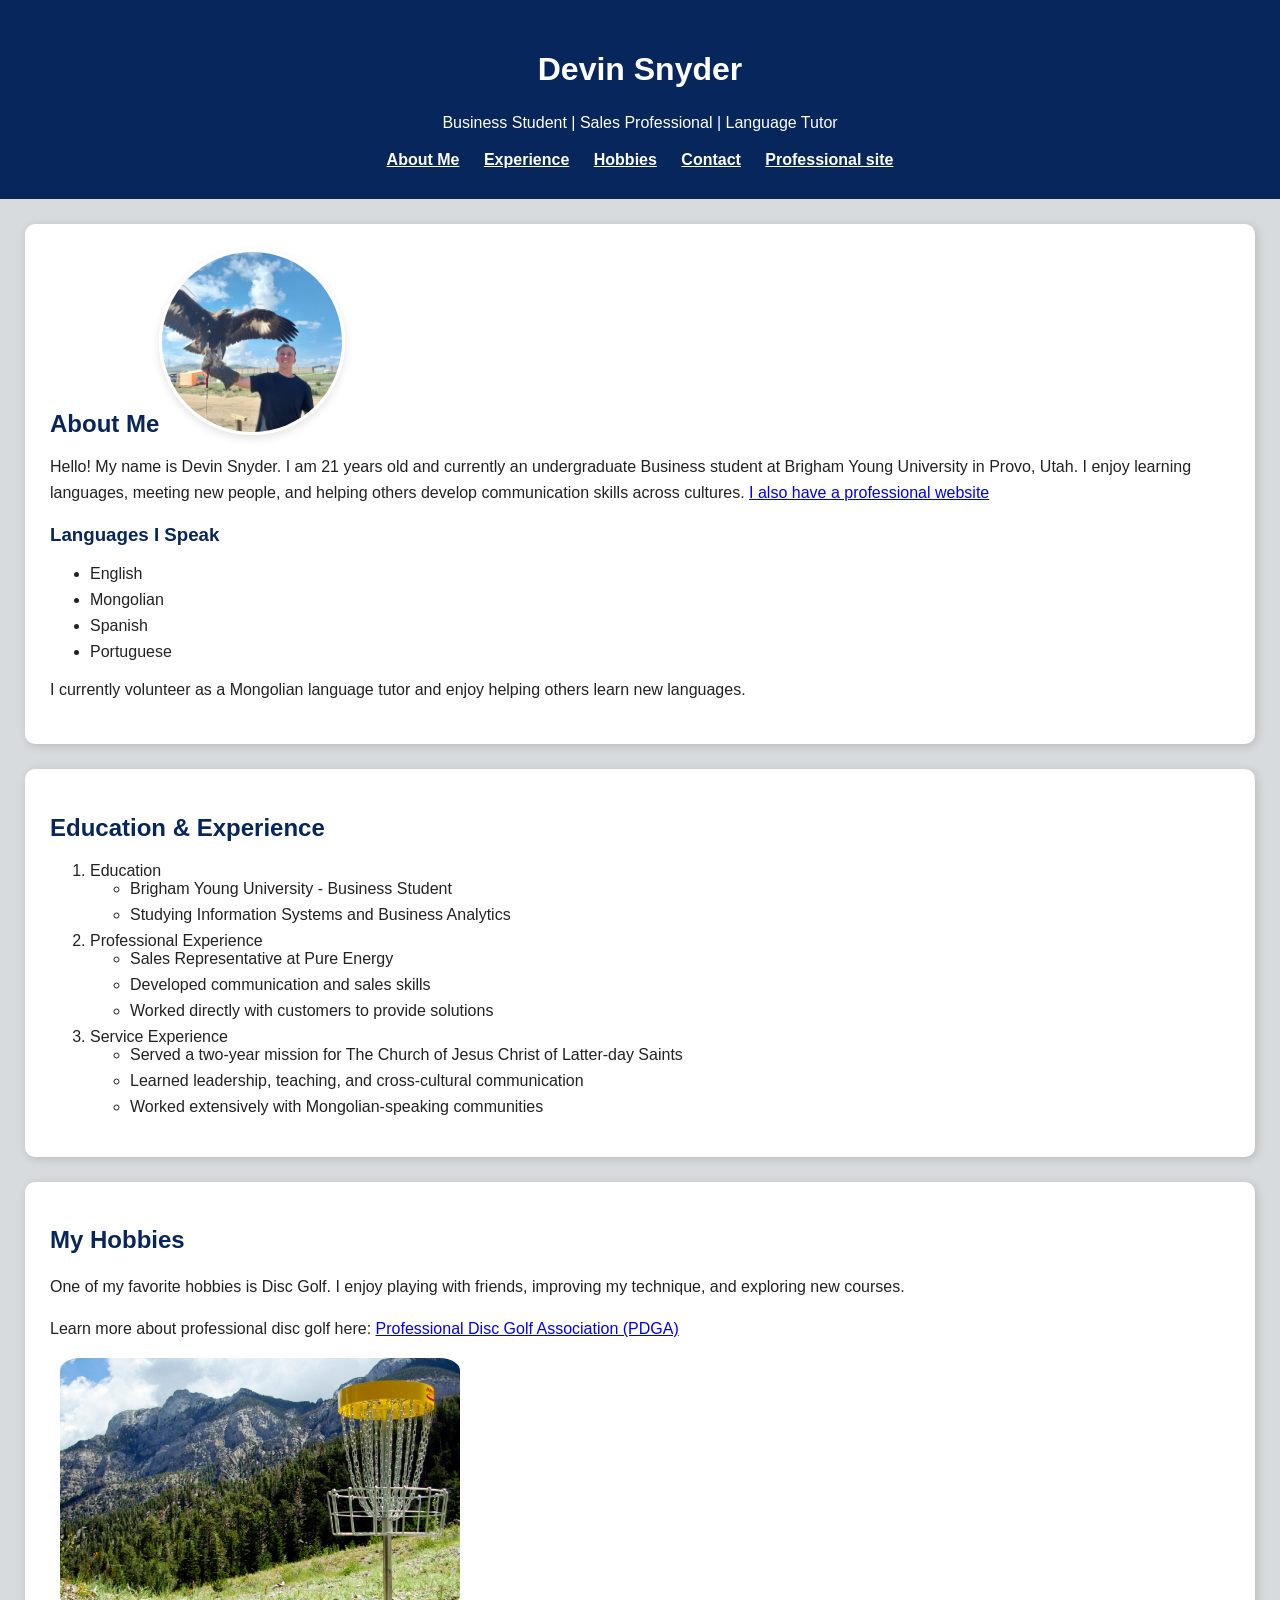
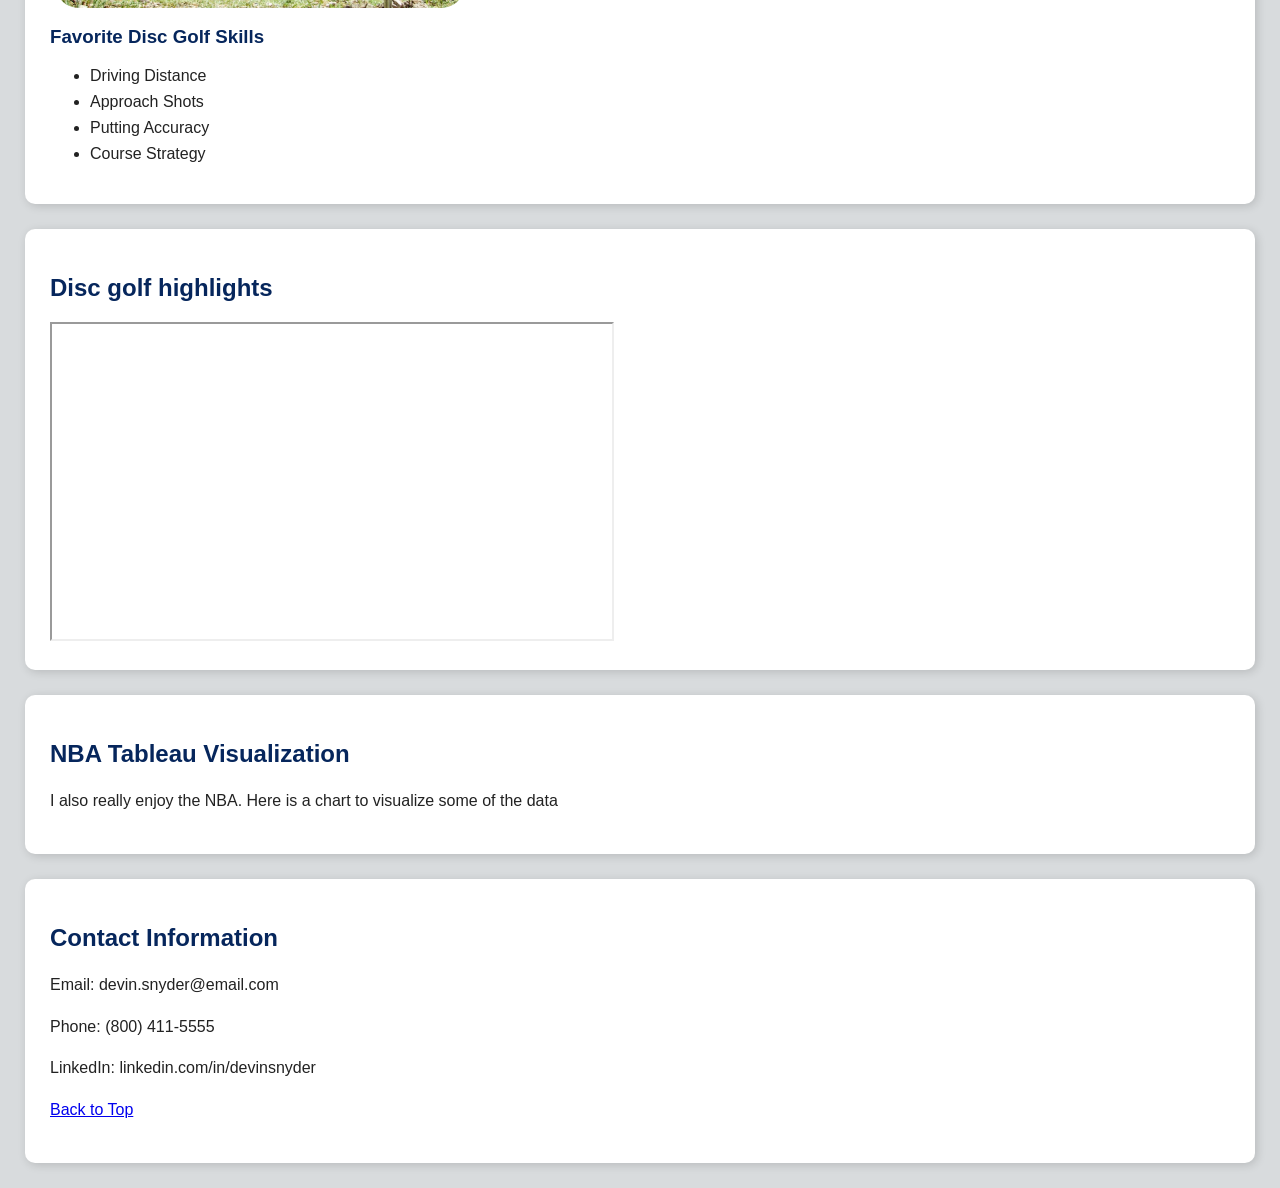
<file: index.html>
<!DOCTYPE html>
<html lang="en">
<head>
    <title>Devin Snyder | Personal Website</title>
    <link rel="stylesheet" href="Scratch.css">
</head>

<body>

    <header>
        <h1>Devin Snyder</h1>
        <p>Business Student | Sales Professional | Language Tutor</p>

        <nav>
            <a href="#about">About Me</a> 
            <a href="#experience">Experience</a> 
            <a href="#hobbies">Hobbies</a> 
            <a href="#contact">Contact</a> 
            <a href="Pirates.html">Professional site</a>
        </nav>
    </header>

    <!-- Div #1 -->
    <div class="section" id="about">
       

      <div class="about-header">
    <h2>About Me</h2>

    <div class="profile-container">
        <img src="Profile.jpeg"
             alt="Devin Snyder"
             class="profile-pic">
    </div>
</div>
    
        <p>
            Hello! My name is Devin Snyder. I am 21 years old and currently an
            undergraduate Business student at Brigham Young University in Provo, Utah.
            I enjoy learning languages, meeting new people, and helping others develop
            communication skills across cultures. 
            <a href="Pirates.html">I also have a professional website</a> 
        </p>
        <h3>Languages I Speak</h3>
<ul> 
    <li> English</li>
    <li> Mongolian</li>
    <li> Spanish</li>
    <li> Portuguese</li>
</ul>
        <p>
            I currently volunteer as a Mongolian language tutor and enjoy helping others learn new languages.
        </p>
    </div>

    <!-- Div #2 -->
    <div class="section" id="experience">
        <h2>Education & Experience</h2>

        <ol>
            <li>
                Education
                <ul>
                    <li>Brigham Young University - Business Student</li>
                    <li>Studying Information Systems and Business Analytics</li>
                </ul>
            </li>

            <li>
                Professional Experience
                <ul>
                    <li>Sales Representative at Pure Energy</li>
                    <li>Developed communication and sales skills</li>
                    <li>Worked directly with customers to provide solutions</li>
                </ul>
            </li>

            <li>
                Service Experience
                <ul>
                    <li>Served a two-year mission for The Church of Jesus Christ of Latter-day Saints</li>
                    <li>Learned leadership, teaching, and cross-cultural communication</li>
                    <li>Worked extensively with Mongolian-speaking communities</li>
                </ul>
            </li>
        </ol>
    </div>

    <!-- Div #3 -->
    <div class="section" id="hobbies">
        <h2>My Hobbies</h2>


        <p>
            One of my favorite hobbies is Disc Golf. I enjoy playing with friends,
            improving my technique, and exploring new courses.
        </p>

        <p>
            Learn more about professional disc golf here:
            <a href="https://www.pdga.com" target="_blank">
                Professional Disc Golf Association (PDGA)
            </a>
        </p>

        <img src="disc-golf hobby.jpg"
             alt="Disc Golf"
             class="hobby-image">

        <h3>Favorite Disc Golf Skills</h3>
        <ul>
            <li>Driving Distance</li>
            <li>Approach Shots</li>
            <li>Putting Accuracy</li>
            <li>Course Strategy</li>
        </ul>
        
    </div>

    <div class="section">
        <h2>Disc golf highlights</h2>

        <iframe width="560"
                height="315"
                src="https://www.youtube.com/embed/F1v3Jv0d6Tg"
                title="YouTube video player"
                allowfullscreen>
        </iframe>
    </div>

    <div class="section">
        <h2>NBA Tableau Visualization</h2>
        <p> I also really enjoy the NBA. Here is a chart to visualize some of the data</p>

        <div class='tableauPlaceholder' id='viz1781564988235' style='position: relative'>
            <noscript><a href='#'><img alt='NBAShots ' src='https:&#47;&#47;public.tableau.com&#47;static&#47;images&#47;QS&#47;QSK9HZF7T&#47;1_rss.png' style='border: none' /></a></noscript>
            <object class='tableauViz'  style='display:none;'>
                <param name='host_url' value='https%3A%2F%2Fpublic.tableau.com%2F' /> 
                <param name='embed_code_version' value='3' /> 
                <param name='path' value='shared&#47;QSK9HZF7T' /> 
                <param name='toolbar' value='yes' />
                <param name='static_image' value='https:&#47;&#47;public.tableau.com&#47;static&#47;images&#47;QS&#47;QSK9HZF7T&#47;1.png' /> 
                <param name='animate_transition' value='yes' />
                <param name='display_static_image' value='yes' />
                <param name='display_spinner' value='yes' />
                <param name='display_overlay' value='yes' />
                <param name='display_count' value='yes' />
                <param name='language' value='en-US' /></object>
            </div>            
               <script type='text/javascript'>                  
                 var divElement = document.getElementById('viz1781564988235');      
                  var vizElement = divElement.getElementsByTagName('object')[0];                    
                  if (divElement.offsetWidth > 800) {
                   vizElement.style.width = '100%';
                vizElement.style.height = '700px';
                    }
                    else if (divElement.offsetWidth > 500) {
                    vizElement.style.width = '100%';
                    vizElement.style.height = '600px';
                        }
                    else {
                     vizElement.style.width = '100%';
                     vizElement.style.height = '500px';
                    }                  
                   var scriptElement = document.createElement('script');                   
                    scriptElement.src = 'https://public.tableau.com/javascripts/api/viz_v1.js';                   
                    vizElement.parentNode.insertBefore(scriptElement, vizElement);                
                    </script>
        </div>

    </div>

    <div class="section" id="contact">
        <h2>Contact Information</h2>

        <p>Email: devin.snyder@email.com</p>
        <p>Phone: (800) 411-5555</p>
        <p>LinkedIn: linkedin.com/in/devinsnyder</p>

        <p>
            <a href="#top">Back to Top</a>
        </p>
    </div>

</body>
</html>
</file>
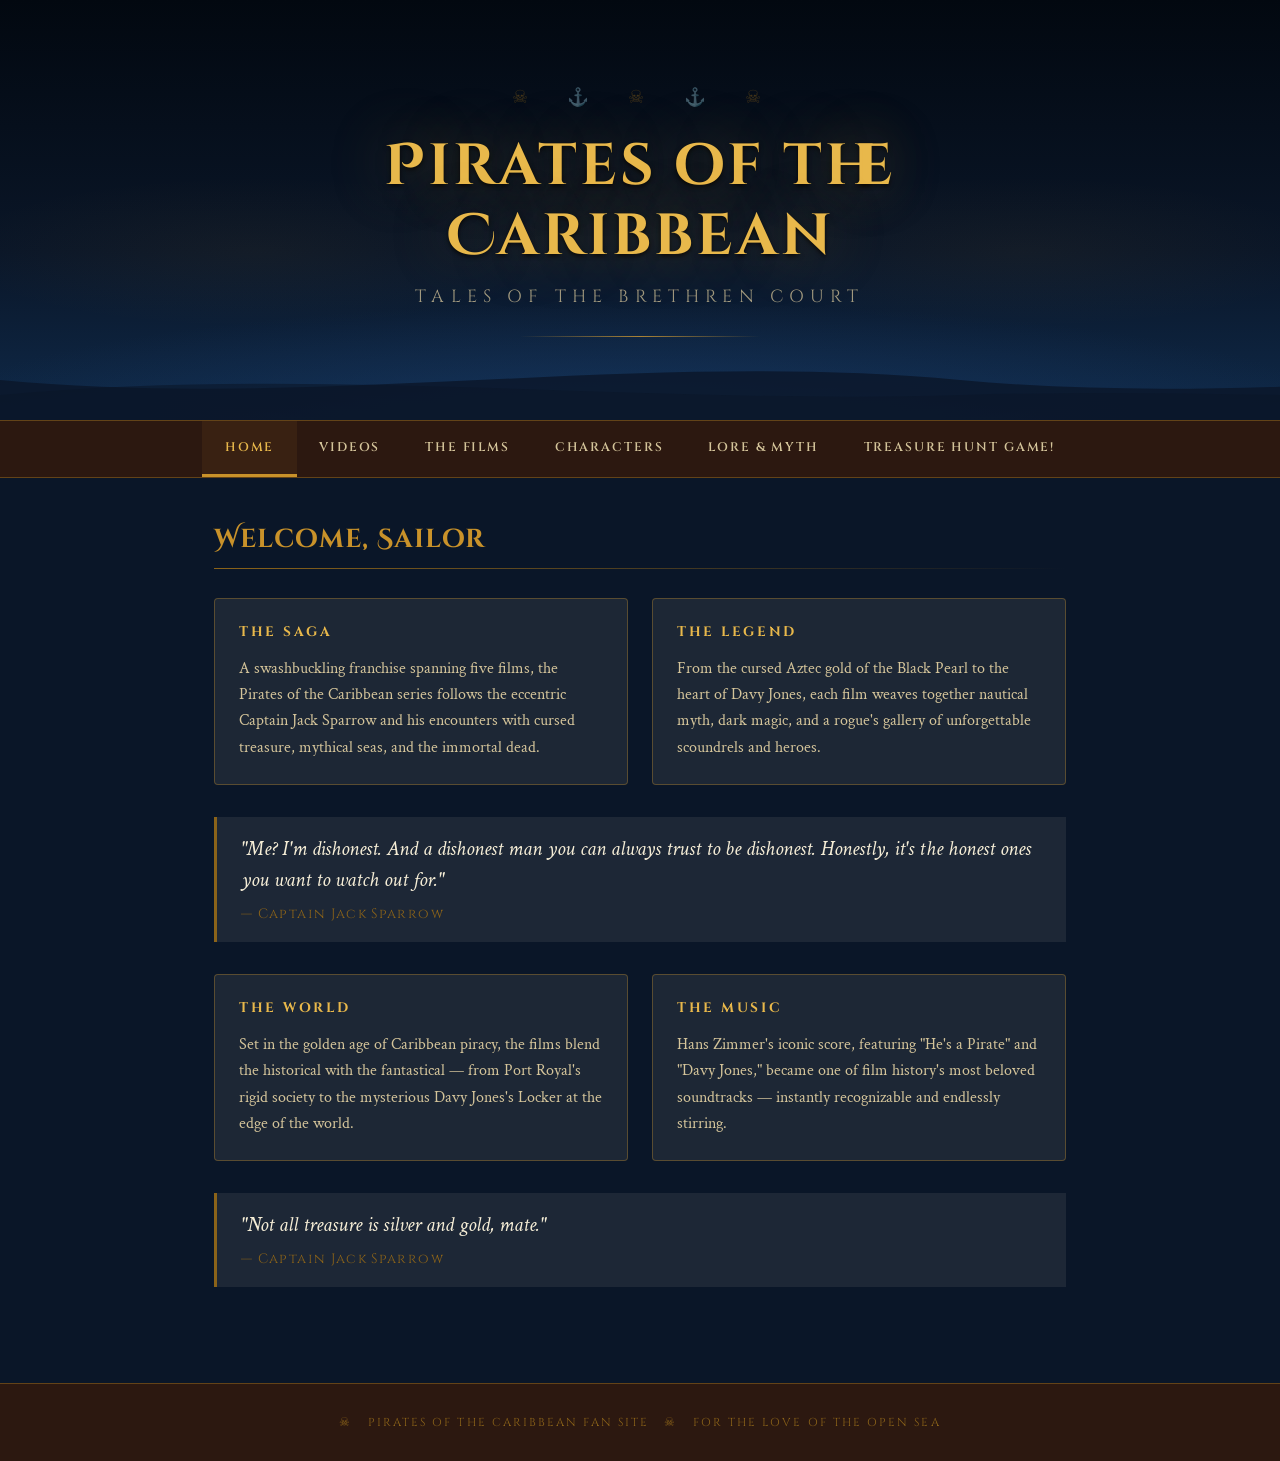
<file: Pirates.html>
<!DOCTYPE html>
<html lang="en">
<head>
<meta charset="UTF-8">
<meta name="viewport" content="width=device-width, initial-scale=1.0">
<title>Pirates of the Caribbean</title>
<link href="https://fonts.googleapis.com/css2?family=Cinzel+Decorative:wght@400;700&family=Cinzel:wght@400;600&family=Crimson+Text:ital,wght@0,400;0,600;1,400&display=swap" rel="stylesheet">
<link rel="stylesheet" href="Pirates.css">
</head>
<body>

<!-- HERO -->
<header class="hero">
  <div class="skull-row">
    <span>☠</span><span>⚓</span><span>☠</span><span>⚓</span><span>☠</span>
  </div>
  <h1 class="hero-title">Pirates of the<br>Caribbean</h1>
  <p class="hero-subtitle">Tales of the Brethren Court</p>
  <div class="hero-divider"></div>
  <div class="ocean-waves">
    <svg viewBox="0 0 1440 80" preserveAspectRatio="none" xmlns="http://www.w3.org/2000/svg">
      <path d="M0,40 C180,70 360,10 540,40 C720,70 900,10 1080,40 C1260,70 1440,10 1440,40 L1440,80 L0,80 Z" fill="#0A1628" opacity="0.8"/>
      <path d="M0,55 C180,25 360,65 540,55 C720,45 900,75 1080,55 C1260,35 1440,65 1440,55 L1440,80 L0,80 Z" fill="#0A1628" opacity="0.6"/>
    </svg>
  </div>
</header>

<!-- NAV -->
<nav class="nav-wrap" role="navigation" aria-label="Site sections">
  <div class="nav-tabs">
    <button class="tab-btn active" data-tab="home">Home</button>
    <button class="tab-btn" data-tab="videos">Videos</button>
    <button class="tab-btn" data-tab="films">The Films</button>
    <button class="tab-btn" data-tab="characters">Characters</button>
    <button class="tab-btn" data-tab="lore">Lore & Myth</button>
    <a class="tab-btn tab-link" href="treasure-hunt.html">Treasure Hunt GAME!</a>
  </div>
</nav>

<!-- CONTENT -->
<main class="content-area">

  <!-- HOME -->
  <section class="tab-panel active" id="home" role="tabpanel">
    <h2 class="section-heading">Welcome, Sailor</h2>
    <div class="section-rule"></div>
    <div class="intro-grid">
      <div class="intro-card">
        <h3>The Saga</h3>
        <p>A swashbuckling franchise spanning five films, the Pirates of the Caribbean series follows the eccentric Captain Jack Sparrow and his encounters with cursed treasure, mythical seas, and the immortal dead.</p>
      </div>
      <div class="intro-card">
        <h3>The Legend</h3>
        <p>From the cursed Aztec gold of the Black Pearl to the heart of Davy Jones, each film weaves together nautical myth, dark magic, and a rogue's gallery of unforgettable scoundrels and heroes.</p>
      </div>
    </div>
    <div class="quote-block">
      <blockquote>"Me? I'm dishonest. And a dishonest man you can always trust to be dishonest. Honestly, it's the honest ones you want to watch out for."</blockquote>
      <cite>— Captain Jack Sparrow</cite>
    </div>
    <div class="intro-grid">
      <div class="intro-card">
        <h3>The World</h3>
        <p>Set in the golden age of Caribbean piracy, the films blend the historical with the fantastical — from Port Royal's rigid society to the mysterious Davy Jones's Locker at the edge of the world.</p>
      </div>
      <div class="intro-card">
        <h3>The Music</h3>
        <p>Hans Zimmer's iconic score, featuring "He's a Pirate" and "Davy Jones," became one of film history's most beloved soundtracks — instantly recognizable and endlessly stirring.</p>
      </div>
    </div>
    <div class="quote-block" style="margin-top:2rem;">
      <blockquote>"Not all treasure is silver and gold, mate."</blockquote>
      <cite>— Captain Jack Sparrow</cite>
    </div>
  </section>

  <!-- VIDEOS -->
  <section class="tab-panel" id="videos" role="tabpanel">
    <h2 class="section-heading">Watch & Listen</h2>
    <div class="section-rule"></div>
    <p class="yt-intro">Relive the greatest moments from the Caribbean — official trailers, iconic scenes, and the legendary score that set sail with the Black Pearl.</p>
    <div class="yt-grid">
      <div class="yt-card featured">
        <iframe
          src="https://www.youtube.com/embed/naQr0uTrH_s"
          title="Pirates of the Caribbean: The Curse of the Black Pearl — Official Trailer"
          allow="accelerometer; autoplay; clipboard-write; encrypted-media; gyroscope; picture-in-picture"
          allowfullscreen
          loading="lazy">
        </iframe>
        <div class="yt-card-label">Official Trailer — The Curse of the Black Pearl (2003)</div>
        <div class="yt-card-desc">The trailer that started it all — introducing Captain Jack Sparrow to the world for the first time.</div>
      </div>
      <div class="yt-card">
        <iframe
          src="https://www.youtube.com/embed/yRh-dzrI4Z4?si=x2bVaDZELl6xrO9G"
          title="He's a Pirate — Hans Zimmer"
          allow="accelerometer; autoplay; clipboard-write; encrypted-media; gyroscope; picture-in-picture"
          allowfullscreen
          loading="lazy">
        </iframe>
        <div class="yt-card-label">He's a Pirate — Hans Zimmer</div>
        <div class="yt-card-desc">The iconic theme from the original film, composed by Hans Zimmer and Klaus Badelt.</div>
      </div>
      <div class="yt-card">
        <iframe
          src="https://www.youtube.com/embed/KrGyD4kHTSE?si=sHkpGc3dS2SaLG3i"
          title="Dead Men Tell No Tales — Trailer"
          allow="accelerometer; autoplay; clipboard-write; encrypted-media; gyroscope; picture-in-picture"
          allowfullscreen
          loading="lazy">
        </iframe>
        <div class="yt-card-label">Dead Men Tell No Tales — Official Trailer (2017)</div>
        <div class="yt-card-desc">Captain Salazar's ghost crew pursues Sparrow across the seas in the fifth installment.</div>
      </div>
    </div>
  </section>

  <!-- FILMS -->
  <section class="tab-panel" id="films" role="tabpanel">
    <h2 class="section-heading">The Five Voyages</h2>
    <div class="section-rule"></div>
    <div class="films-list">
      <article class="film-card">
        <div class="film-num">I</div>
        <div class="film-info">
          <h3>The Curse of the Black Pearl</h3>
          <div class="film-meta">2003 · Directed by Gore Verbinski</div>
          <p>Blacksmith Will Turner teams with the eccentric pirate Jack Sparrow to rescue his love, Elizabeth Swann, from the cursed crew of the Black Pearl — undead Pirates doomed by stolen Aztec gold.</p>
        </div>
      </article>
      <article class="film-card">
        <div class="film-num">II</div>
        <div class="film-info">
          <h3>Dead Man's Chest</h3>
          <div class="film-meta">2006 · Directed by Gore Verbinski</div>
          <p>Jack owes a blood debt to the terrifying Davy Jones, ruler of the ocean depths. To escape his fate, he must find the Dead Man's Chest — and the still-beating heart within it.</p>
        </div>
      </article>
      <article class="film-card">
        <div class="film-num">III</div>
        <div class="film-info">
          <h3>At World's End</h3>
          <div class="film-meta">2007 · Directed by Gore Verbinski</div>
          <p>Will, Elizabeth, and Barbossa journey to World's End to rescue Jack from Davy Jones's Locker. The Pirate Lords of the Brethren Court unite against the East India Trading Company.</p>
        </div>
      </article>
      <article class="film-card">
        <div class="film-num">IV</div>
        <div class="film-info">
          <h3>On Stranger Tides</h3>
          <div class="film-meta">2011 · Directed by Rob Marshall</div>
          <p>Jack crosses paths with the enigmatic Angelica and the brutal Blackbeard as they race to find the legendary Fountain of Youth, whose waters grant immortality at a terrible price.</p>
        </div>
      </article>
      <article class="film-card">
        <div class="film-num">V</div>
        <div class="film-info">
          <h3>Dead Men Tell No Tales</h3>
          <div class="film-meta">2017 · Directed by Joachim Rønning & Espen Sandberg</div>
          <p>The fearsome ghost-captain Armando Salazar escapes the Devil's Triangle to hunt down Jack Sparrow. Young Henry Turner seeks the Trident of Poseidon to break all curses of the sea.</p>
        </div>
      </article>
    </div>
  </section>

  <!-- CHARACTERS -->
  <section class="tab-panel" id="characters" role="tabpanel">
    <h2 class="section-heading">Rogues & Heroes</h2>
    <div class="section-rule"></div>
    <div class="chars-grid">
      <div class="char-card">
        <div class="char-icon">🏴‍☠️</div>
        <div class="char-name">Captain Jack Sparrow</div>
        <div class="char-actor">Johnny Depp</div>
        <p class="char-desc">The eccentric, unpredictable captain of the Black Pearl. His methods are unorthodox and his motives inscrutable, yet he always seems to end up exactly where he intends.</p>
      </div>
      <div class="char-card">
        <div class="char-icon">⚔️</div>
        <div class="char-name">Will Turner</div>
        <div class="char-actor">Orlando Bloom</div>
        <p class="char-desc">A gifted blacksmith and skilled swordsman, Will is the son of Bootstrap Bill Turner. His selfless courage drives him to risk everything for those he loves.</p>
      </div>
      <div class="char-card">
        <div class="char-icon">👑</div>
        <div class="char-name">Elizabeth Swann</div>
        <div class="char-actor">Keira Knightley</div>
        <p class="char-desc">The governor's daughter turned Pirate King. Elizabeth's intelligence, bravery, and moral conviction make her one of the most formidable figures in the Brethren Court.</p>
      </div>
      <div class="char-card">
        <div class="char-icon">💀</div>
        <div class="char-name">Davy Jones</div>
        <div class="char-actor">Bill Nighy</div>
        <p class="char-desc">Ruler of the ocean depths, cursed to command the Flying Dutchman. His tentacled face and pipe organ are iconic — as is the heart he locked away to forget his lost love.</p>
      </div>
      <div class="char-card">
        <div class="char-icon">🦜</div>
        <div class="char-name">Captain Barbossa</div>
        <div class="char-actor">Geoffrey Rush</div>
        <p class="char-desc">A cunning, ruthless, and oddly honorable pirate. Barbossa serves as rival and reluctant ally to Jack — their dynamic is one of the franchise's most entertaining threads.</p>
      </div>
      <div class="char-card">
        <div class="char-icon">⚓</div>
        <div class="char-name">Bootstrap Bill Turner</div>
        <div class="char-actor">Stellan Skarsgård</div>
        <p class="char-desc">Will's father, cursed to serve aboard the Flying Dutchman. His sacrifice and honor echo across generations — and across the deep, cold sea.</p>
      </div>
    </div>
  </section>

  <!-- LORE -->
  <section class="tab-panel" id="lore" role="tabpanel">
    <h2 class="section-heading">Myths of the Deep</h2>
    <div class="section-rule"></div>
    <div class="lore-section">
      <h3>The Brethren Court</h3>
      <p>Nine Pirate Lords rule the nine seas, each holding a piece of eight — in truth, ordinary trinkets imbued with symbolic power. Together they form the Brethren Court, the highest council of piracy, capable of convening to face existential threats to the pirate way of life.</p>
    </div>
    <div class="lore-section">
      <h3>Cursed Treasures</h3>
      <div class="lore-items">
        <div class="lore-item">
          <strong>Aztec Gold</strong>
          Any crew that spends a coin from the chest of Cortés is cursed to undeath — unable to feel, taste, or live — until every coin is returned with a blood offering.
        </div>
        <div class="lore-item">
          <strong>Heart of Davy Jones</strong>
          Jones removed his own heart and locked it in a chest to spare himself grief. Whoever controls the heart controls Jones — and through him, the seas.
        </div>
        <div class="lore-item">
          <strong>Trident of Poseidon</strong>
          The mythical weapon of the sea god. It binds all curses of the ocean and can only be shattered by a true Turner — born of the sea.
        </div>
        <div class="lore-item">
          <strong>Fountain of Youth</strong>
          Hidden in uncharted waters, the Fountain grants immortality but demands a price — one life must be given so another may drink.
        </div>
      </div>
    </div>
    <div class="lore-section">
      <h3>The Kraken</h3>
      <p>Davy Jones's monstrous leviathan, summoned from the inky deep to drag ships and men to the locker. Its tentacles can crush the largest warship in seconds. To be marked by the Black Spot is to draw its eye — and seal your fate.</p>
    </div>
    <div class="lore-section">
      <h3>Ships of Legend</h3>
      <div class="lore-items">
        <div class="lore-item">
          <strong>The Black Pearl</strong>
          The fastest ship on the seven seas, with sails as dark as night. Once lost, it can be called back from the depths — for a price only Jack is willing to pay.
        </div>
        <div class="lore-item">
          <strong>The Flying Dutchman</strong>
          Cursed vessel of Davy Jones, crewed by souls of the drowned. It can sail beneath the waves and emerge from anywhere — silent, inevitable, and merciless.
        </div>
        <div class="lore-item">
          <strong>The Queen Anne's Revenge</strong>
          Blackbeard's fearsome flagship. Rigged with the captured sails of a hundred prizes and armed with flame projectors, she is terror itself given a hull and keel.
        </div>
        <div class="lore-item">
          <strong>The Silent Mary</strong>
          The ghost ship of Captain Salazar, crewed by the undead. She sails with her bow eternally broken open — a wound that never healed, like the men inside her.
        </div>
      </div>
    </div>
  </section>

</main>

<footer class="site-footer">
  ☠ &nbsp; Pirates of the Caribbean Fan Site &nbsp; ☠ &nbsp; For the love of the open sea
</footer>

<script>
  /* === TAB SWITCHING === */
  const tabs = document.querySelectorAll('.tab-btn:not(.tab-link)');
  const panels = document.querySelectorAll('.tab-panel');

  tabs.forEach(btn => {
    btn.addEventListener('click', () => {
      const target = btn.dataset.tab;
      tabs.forEach(t => t.classList.remove('active'));
      panels.forEach(p => p.classList.remove('active'));
      btn.classList.add('active');
      document.getElementById(target).classList.add('active');
    });
  });
</script>
</body>
</html>
</file>
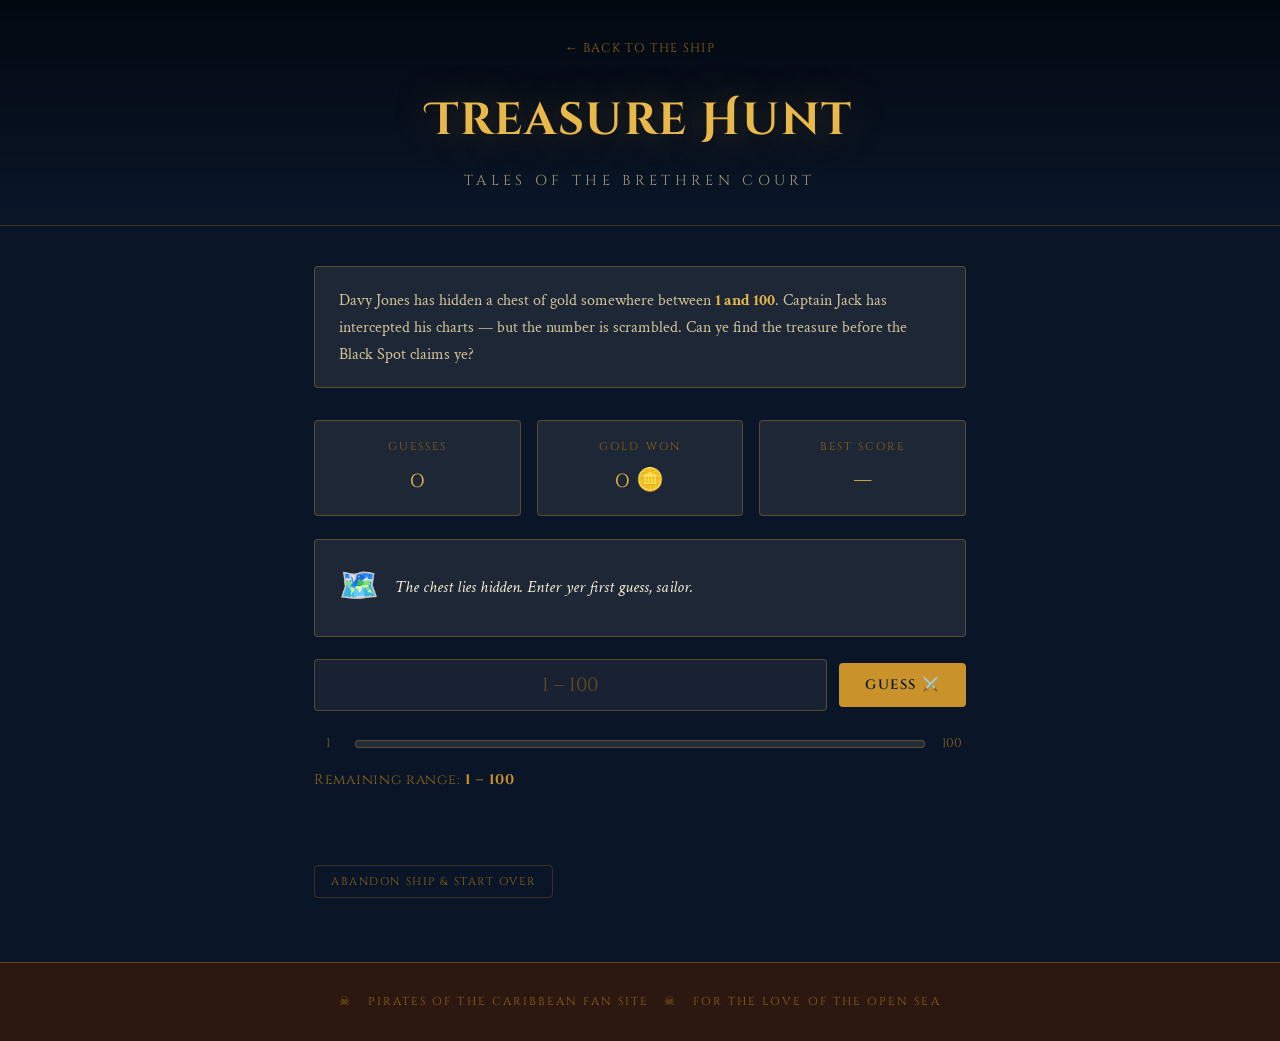
<file: treasure-hunt.html>
<!DOCTYPE html>
<html lang="en">
<head>
<meta charset="UTF-8">
<meta name="viewport" content="width=device-width, initial-scale=1.0">
<title>Treasure Hunt — Pirates of the Caribbean</title>
<link href="https://fonts.googleapis.com/css2?family=Cinzel+Decorative:wght@400;700&family=Cinzel:wght@400;600&family=Crimson+Text:ital,wght@0,400;0,600;1,400&display=swap" rel="stylesheet">
<link rel="stylesheet" href="treasure-hunt.css">
</head>
<body>

<header class="game-header">
  <a href="Pirates.html" class="back-link">← Back to the ship</a>
  <h1 class="game-page-title">Treasure Hunt</h1>
  <p class="game-page-subtitle">Tales of the Brethren Court</p>
</header>

<main class="game-page-content">

  <div class="game-intro">
    <p>Davy Jones has hidden a chest of gold somewhere between <strong>1 and 100</strong>. Captain Jack has intercepted his charts — but the number is scrambled. Can ye find the treasure before the Black Spot claims ye?</p>
  </div>

  <div class="game-board">

    <div class="game-stats">
      <div class="stat-card">
        <span class="stat-label">Guesses</span>
        <span class="stat-value" id="guess-count">0</span>
      </div>
      <div class="stat-card">
        <span class="stat-label">Gold Won</span>
        <span class="stat-value" id="gold-total">0 🪙</span>
      </div>
      <div class="stat-card">
        <span class="stat-label">Best Score</span>
        <span class="stat-value" id="best-score">—</span>
      </div>
    </div>

    <div class="game-clue-box" id="clue-box">
      <span class="clue-icon" id="clue-icon">🗺️</span>
      <p class="clue-text" id="clue-text">The chest lies hidden. Enter yer first guess, sailor.</p>
    </div>

    <div class="game-input-row">
      <input
        type="number"
        id="guess-input"
        class="game-input"
        min="1"
        max="100"
        placeholder="1 – 100"
        aria-label="Your guess"
      />
      <button class="game-btn" id="guess-btn" onclick="makeGuess()">Guess ⚔️</button>
    </div>

    <div class="game-range-bar">
      <span class="range-label" id="range-low">1</span>
      <div class="range-track">
        <div class="range-fill" id="range-fill"></div>
        <div class="range-marker" id="range-marker" style="display:none;"></div>
      </div>
      <span class="range-label" id="range-high">100</span>
    </div>
    <p class="range-hint">Remaining range: <strong id="range-text">1 – 100</strong></p>

    <div class="guess-history" id="guess-history"></div>

    <div class="win-banner" id="win-banner" style="display:none;">
      <div class="win-coins">🪙🪙🪙</div>
      <h3 class="win-title">Ye found the treasure!</h3>
      <p class="win-msg" id="win-msg"></p>
      <button class="game-btn" onclick="newGame()">Set Sail Again 🏴‍☠️</button>
    </div>

    <button class="reset-btn" id="reset-btn" onclick="newGame()">Abandon Ship & Start Over</button>

  </div>
</main>

<footer class="game-footer">
  ☠ &nbsp; Pirates of the Caribbean Fan Site &nbsp; ☠ &nbsp; For the love of the open sea
</footer>

<script>
  let secretNumber, guessCount, rangeLow, rangeHigh, gameOver, totalGold, bestScore;

  function newGame() {
    secretNumber = Math.floor(Math.random() * 100) + 1;
    guessCount   = 0;
    rangeLow     = 1;
    rangeHigh    = 100;
    gameOver     = false;

    document.getElementById('clue-icon').textContent = '🗺️';
    document.getElementById('clue-text').textContent = 'The chest lies hidden. Enter yer first guess, sailor.';
    document.getElementById('clue-box').className = 'game-clue-box';
    document.getElementById('guess-count').textContent = '0';
    document.getElementById('guess-input').value = '';
    document.getElementById('guess-input').disabled = false;
    document.getElementById('guess-btn').disabled = false;
    document.getElementById('guess-history').innerHTML = '';
    document.getElementById('win-banner').style.display = 'none';
    document.getElementById('reset-btn').style.display = 'inline-block';
    document.getElementById('range-low').textContent = '1';
    document.getElementById('range-high').textContent = '100';
    document.getElementById('range-text').textContent = '1 – 100';
    document.getElementById('range-fill').style.width = '0%';
    document.getElementById('range-marker').style.display = 'none';

    if (totalGold === undefined) totalGold = 0;
    if (bestScore === undefined) bestScore = null;
    document.getElementById('gold-total').textContent = totalGold + ' 🪙';
    document.getElementById('best-score').textContent = bestScore !== null ? bestScore + ' guesses' : '—';
  }

  function goldForGuesses(n) {
    if (n <= 3)  return 500;
    if (n <= 5)  return 300;
    if (n <= 8)  return 150;
    if (n <= 12) return 75;
    return 25;
  }

  function makeGuess() {
    if (gameOver) return;

    const input = document.getElementById('guess-input');
    const guess = parseInt(input.value);

    if (isNaN(guess) || guess < 1 || guess > 100) {
      document.getElementById('clue-text').textContent = 'That\'s no proper number, ye scallywag! Enter something between 1 and 100.';
      document.getElementById('clue-box').className = 'game-clue-box warn';
      document.getElementById('clue-icon').textContent = '⚠️';
      return;
    }

    guessCount++;
    document.getElementById('guess-count').textContent = guessCount;

    const history = document.getElementById('guess-history');
    const pill = document.createElement('span');
    pill.className = 'history-pill';
    pill.textContent = guess;
    history.appendChild(pill);

    const pct = ((guess - 1) / 99) * 100;
    document.getElementById('range-marker').style.display = 'block';
    document.getElementById('range-marker').style.left = pct + '%';

    if (guess === secretNumber) {
      gameOver = true;
      const earned = goldForGuesses(guessCount);
      totalGold += earned;

      if (bestScore === null || guessCount < bestScore) bestScore = guessCount;

      document.getElementById('gold-total').textContent = totalGold + ' 🪙';
      document.getElementById('best-score').textContent = bestScore + ' guesses';
      document.getElementById('guess-input').disabled = true;
      document.getElementById('guess-btn').disabled = true;
      document.getElementById('reset-btn').style.display = 'none';
      document.getElementById('win-banner').style.display = 'block';
      document.getElementById('win-msg').textContent =
        'Ye found it in ' + guessCount + ' guess' + (guessCount === 1 ? '' : 'es') +
        ' and plundered ' + earned + ' gold coins! Total hoard: ' + totalGold + ' 🪙';

      pill.classList.add('correct');
      document.getElementById('clue-box').className = 'game-clue-box win';
      document.getElementById('clue-icon').textContent = '🏆';
      document.getElementById('clue-text').textContent = 'X marks the spot — the number was ' + secretNumber + '!';

    } else if (guess < secretNumber) {
      rangeLow = Math.max(rangeLow, guess + 1);
      const fillPct = ((rangeLow - 1) / 99) * 100;
      document.getElementById('range-fill').style.width = fillPct + '%';
      document.getElementById('range-fill').style.left = '0';
      document.getElementById('range-low').textContent = rangeLow;
      document.getElementById('range-text').textContent = rangeLow + ' – ' + rangeHigh;

      document.getElementById('clue-box').className = 'game-clue-box low';
      document.getElementById('clue-icon').textContent = '🌊';
      document.getElementById('clue-text').textContent =
        guess + ' be too low, sailor! The chest lies in deeper waters. Sail higher!';
      pill.classList.add('low');

    } else {
      rangeHigh = Math.min(rangeHigh, guess - 1);
      const fillPct = ((100 - rangeHigh) / 99) * 100;
      document.getElementById('range-fill').style.width = fillPct + '%';
      document.getElementById('range-fill').style.left = 'auto';
      document.getElementById('range-fill').style.right = '0';
      document.getElementById('range-high').textContent = rangeHigh;
      document.getElementById('range-text').textContent = rangeLow + ' – ' + rangeHigh;

      document.getElementById('clue-box').className = 'game-clue-box high';
      document.getElementById('clue-icon').textContent = '💨';
      document.getElementById('clue-text').textContent =
        guess + ' be too high, matey! The chest is shallower than that. Sail lower!';
      pill.classList.add('high');
    }

    input.value = '';
    input.focus();
  }

  document.getElementById('guess-input').addEventListener('keydown', function(e) {
    if (e.key === 'Enter') makeGuess();
  });

  newGame();
</script>
</body>
</html>
</file>
<file: Scratch.css>
body {
    background-color: #d8dbdd;
    font-family: Arial, Helvetica, sans-serif;
    color: #222;
    margin: 0;
    padding: 0;
}

header {
    background-color: #06265c;
    color: white;
    text-align: center;
    padding: 30px;
}

nav a {
    color: white;
    margin: 10px;
    font-weight: bold;
}

.section {
    background-color: white;
    margin: 25px;
    padding: 25px;
    border-radius: 10px;
    box-shadow: 2px 2px 10px rgba(0,0,0,.15);
}

h1 {
    color: white;
}

h2 {
    color: #06265c;
}
h3 {
    color: #06265c;
}
/* === alligning the picture and making it a circle took a long time ===*/
.about-header {
    display: flex;
    align-items: baseline;
}

.about-header h2 {
    margin: 0;
}
.profile-container {
  width: 180px;
  height: 180px;
  border-radius: 50%;
  overflow: hidden; 
  border: 3px solid white;
  box-shadow: 0 4px 8px rgba(0, 0, 0, 0.1);
}

.profile-pic {
  width: 100%;
  height: 100%;
  object-fit: cover;
  object-position: center; 
}

.hobby-image {
    width: 100%;
    max-width: 400px;
    display: block;
    margin: 10px;
    border-radius: 5%;
   
}

.tableauPlaceholder {
    width: 100%;
    max-width: 1200px;
    margin: 0 auto;
}

ul li {
    margin-bottom: 8px;
}

p {
    line-height: 1.6;
}
</file>
<file: Pirates.css>
*, *::before, *::after { box-sizing: border-box; margin: 0; padding: 0; }

:root {
  --gold: #C9922A;
  --gold-light: #E8B84B;
  --gold-dim: #8B6319;
  --deep-ocean: #0A1628;
  --ocean-mid: #0F2A4A;
  --ocean-surface: #1A3D6B;
  --wood-dark: #2C1810;
  --wood-mid: #4A2C1A;
  --sail-cream: #F5EDD6;
  --sail-aged: #D4C49A;
  --red-flag: #8B1A1A;
  --mist: rgba(245, 237, 214, 0.08);
  --border-gold: rgba(201, 146, 42, 0.35);
}

body {
  background-color: var(--deep-ocean);
  color: var(--sail-cream);
  font-family: 'Crimson Text', Georgia, serif;
  font-size: 18px;
  line-height: 1.7;
  min-height: 100vh;
  overflow-x: hidden;
}

/* === HERO === */
.hero {
  position: relative;
  background: linear-gradient(180deg, #020810 0%, var(--deep-ocean) 60%, var(--ocean-mid) 100%);
  padding: 0;
  overflow: hidden;
  min-height: 420px;
  display: flex;
  flex-direction: column;
  align-items: center;
  justify-content: center;
  text-align: center;
}

.hero::before {
  content: '';
  position: absolute;
  inset: 0;
  background:
    radial-gradient(ellipse 80% 40% at 50% 100%, rgba(26, 61, 107, 0.6) 0%, transparent 70%),
    radial-gradient(ellipse 40% 30% at 20% 60%, rgba(201, 146, 42, 0.05) 0%, transparent 60%),
    radial-gradient(ellipse 40% 30% at 80% 60%, rgba(201, 146, 42, 0.05) 0%, transparent 60%);
  pointer-events: none;
}

.ocean-waves {
  position: absolute;
  bottom: 0;
  left: 0;
  right: 0;
  height: 80px;
  overflow: hidden;
}

.ocean-waves svg {
  width: 200%;
  height: 100%;
  animation: wave 8s linear infinite;
}

@keyframes wave {
  0% { transform: translateX(0); }
  100% { transform: translateX(-50%); }
}

.skull-row {
  display: flex;
  gap: 2rem;
  margin-bottom: 1.2rem;
  opacity: 0.45;
  font-size: 1.1rem;
  letter-spacing: 0.4em;
  color: var(--gold-dim);
}

.hero-title {
  font-family: 'Cinzel Decorative', serif;
  font-size: clamp(1.8rem, 5vw, 3.6rem);
  font-weight: 700;
  color: var(--gold-light);
  text-shadow:
    0 0 60px rgba(201, 146, 42, 0.4),
    0 2px 4px rgba(0,0,0,0.8);
  letter-spacing: 0.05em;
  line-height: 1.2;
  position: relative;
  z-index: 1;
}

.hero-subtitle {
  font-family: 'Cinzel', serif;
  font-size: clamp(0.8rem, 2vw, 1.1rem);
  color: var(--sail-aged);
  letter-spacing: 0.35em;
  text-transform: uppercase;
  margin-top: 0.8rem;
  opacity: 0.75;
}

.hero-divider {
  width: 240px;
  height: 1px;
  background: linear-gradient(90deg, transparent, var(--gold), transparent);
  margin: 1.4rem auto 0;
}

/* === NAVIGATION TABS === */
.nav-wrap {
  background: var(--wood-dark);
  border-top: 1px solid var(--border-gold);
  border-bottom: 1px solid var(--border-gold);
  position: sticky;
  top: 0;
  z-index: 100;
}

.nav-tabs {
  display: flex;
  justify-content: center;
  flex-wrap: wrap;
  max-width: 900px;
  margin: 0 auto;
  gap: 0;
}

.tab-btn {
  font-family: 'Cinzel', serif;
  font-size: 0.78rem;
  font-weight: 600;
  letter-spacing: 0.15em;
  text-transform: uppercase;
  color: var(--sail-aged);
  background: transparent;
  border: none;
  border-bottom: 3px solid transparent;
  padding: 1rem 1.4rem;
  cursor: pointer;
  transition: color 0.2s, border-color 0.2s, background 0.2s;
  white-space: nowrap;
}

.tab-btn:hover {
  color: var(--gold-light);
  background: rgba(201, 146, 42, 0.06);
}

.tab-btn.active {
  color: var(--gold-light);
  border-bottom-color: var(--gold);
  background: rgba(201, 146, 42, 0.08);
}

.tab-link {
  text-decoration: none;
  display: inline-flex;
  align-items: center;
}

/* === MAIN CONTENT === */
.content-area {
  max-width: 900px;
  margin: 0 auto;
  padding: 2.5rem 1.5rem 4rem;
}

.tab-panel { display: none; }
.tab-panel.active { display: block; }

.section-heading {
  font-family: 'Cinzel Decorative', serif;
  font-size: 1.6rem;
  color: var(--gold);
  margin-bottom: 0.4rem;
  letter-spacing: 0.04em;
}

.section-rule {
  width: 100%;
  height: 1px;
  background: linear-gradient(90deg, var(--gold-dim), transparent);
  margin-bottom: 1.8rem;
}

/* === HOME TAB === */
.intro-grid {
  display: grid;
  grid-template-columns: 1fr 1fr;
  gap: 1.5rem;
  margin-bottom: 2rem;
}

.intro-card {
  background: var(--mist);
  border: 1px solid var(--border-gold);
  border-radius: 4px;
  padding: 1.4rem 1.5rem;
}

.intro-card h3 {
  font-family: 'Cinzel', serif;
  font-size: 0.85rem;
  letter-spacing: 0.2em;
  text-transform: uppercase;
  color: var(--gold-light);
  margin-bottom: 0.7rem;
}

.intro-card p {
  font-size: 1rem;
  color: var(--sail-aged);
  line-height: 1.65;
}

.quote-block {
  border-left: 3px solid var(--gold-dim);
  padding: 1rem 1.5rem;
  margin: 2rem 0;
  background: var(--mist);
}

.quote-block blockquote {
  font-style: italic;
  font-size: 1.3rem;
  color: var(--sail-cream);
  line-height: 1.5;
}

.quote-block cite {
  display: block;
  margin-top: 0.5rem;
  font-size: 0.85rem;
  font-style: normal;
  font-family: 'Cinzel', serif;
  letter-spacing: 0.1em;
  color: var(--gold-dim);
}

/* === YOUTUBE TAB === */
.yt-intro {
  font-size: 1.05rem;
  color: var(--sail-aged);
  margin-bottom: 1.8rem;
  max-width: 680px;
}

.yt-grid {
  display: grid;
  grid-template-columns: 1fr 1fr;
  gap: 1.5rem;
}

.yt-card {
  background: var(--mist);
  border: 1px solid var(--border-gold);
  border-radius: 4px;
  overflow: hidden;
}

.yt-card.featured {
  grid-column: 1 / -1;
}

.yt-card iframe {
  width: 100%;
  display: block;
  aspect-ratio: 16/9;
  border: none;
}

.yt-card-label {
  padding: 0.7rem 1rem;
  font-family: 'Cinzel', serif;
  font-size: 0.75rem;
  letter-spacing: 0.12em;
  text-transform: uppercase;
  color: var(--gold);
  border-top: 1px solid var(--border-gold);
}

.yt-card-desc {
  padding: 0 1rem 0.8rem;
  font-size: 0.95rem;
  color: var(--sail-aged);
}

/* === FILMS TAB === */
.films-list {
  display: flex;
  flex-direction: column;
  gap: 1.4rem;
}

.film-card {
  display: grid;
  grid-template-columns: 70px 1fr;
  gap: 1.2rem;
  align-items: start;
  background: var(--mist);
  border: 1px solid var(--border-gold);
  border-radius: 4px;
  padding: 1.3rem 1.5rem;
}

.film-num {
  font-family: 'Cinzel Decorative', serif;
  font-size: 2rem;
  color: var(--gold-dim);
  line-height: 1;
  padding-top: 4px;
}

.film-info h3 {
  font-family: 'Cinzel', serif;
  font-size: 1.05rem;
  color: var(--gold-light);
  margin-bottom: 0.3rem;
}

.film-meta {
  font-family: 'Cinzel', serif;
  font-size: 0.72rem;
  letter-spacing: 0.12em;
  color: var(--gold-dim);
  text-transform: uppercase;
  margin-bottom: 0.5rem;
}

.film-info p {
  font-size: 0.98rem;
  color: var(--sail-aged);
}

/* === CHARACTERS TAB === */
.chars-grid {
  display: grid;
  grid-template-columns: repeat(auto-fill, minmax(240px, 1fr));
  gap: 1.3rem;
}

.char-card {
  background: var(--mist);
  border: 1px solid var(--border-gold);
  border-radius: 4px;
  padding: 1.3rem 1.4rem;
}

.char-icon {
  font-size: 2.2rem;
  margin-bottom: 0.8rem;
}

.char-name {
  font-family: 'Cinzel', serif;
  font-size: 1rem;
  color: var(--gold-light);
  margin-bottom: 0.2rem;
}

.char-actor {
  font-family: 'Cinzel', serif;
  font-size: 0.7rem;
  letter-spacing: 0.12em;
  text-transform: uppercase;
  color: var(--gold-dim);
  margin-bottom: 0.6rem;
}

.char-desc {
  font-size: 0.95rem;
  color: var(--sail-aged);
  line-height: 1.55;
}

/* === LORE TAB === */
.lore-section { margin-bottom: 2.2rem; }

.lore-section h3 {
  font-family: 'Cinzel', serif;
  font-size: 0.9rem;
  letter-spacing: 0.18em;
  text-transform: uppercase;
  color: var(--gold);
  margin-bottom: 0.8rem;
}

.lore-section p {
  color: var(--sail-aged);
  font-size: 1rem;
}

.lore-items {
  display: grid;
  grid-template-columns: 1fr 1fr;
  gap: 0.8rem;
  margin-top: 0.8rem;
}

.lore-item {
  background: var(--mist);
  border: 1px solid var(--border-gold);
  border-radius: 4px;
  padding: 0.9rem 1.1rem;
  font-size: 0.95rem;
  color: var(--sail-aged);
}

.lore-item strong {
  display: block;
  font-family: 'Cinzel', serif;
  font-size: 0.78rem;
  letter-spacing: 0.1em;
  text-transform: uppercase;
  color: var(--gold-light);
  margin-bottom: 0.3rem;
  font-weight: 600;
}

/* === FOOTER === */
.site-footer {
  background: var(--wood-dark);
  border-top: 1px solid var(--border-gold);
  text-align: center;
  padding: 1.8rem;
  font-family: 'Cinzel', serif;
  font-size: 0.72rem;
  letter-spacing: 0.18em;
  text-transform: uppercase;
  color: var(--gold-dim);
}

/* === RESPONSIVE === */
@media (max-width: 600px) {
  .intro-grid, .yt-grid, .lore-items { grid-template-columns: 1fr; }
  .yt-card.featured { grid-column: 1; }
  .film-card { grid-template-columns: 1fr; }
  .film-num { font-size: 1.4rem; }
  .nav-tabs { justify-content: flex-start; overflow-x: auto; }
  .tab-btn { padding: 0.85rem 1rem; font-size: 0.72rem; }
}
</file>
<file: treasure-hunt.css>
*, *::before, *::after { box-sizing: border-box; margin: 0; padding: 0; }

:root {
  --gold: #C9922A;
  --gold-light: #E8B84B;
  --gold-dim: #8B6319;
  --deep-ocean: #0A1628;
  --ocean-mid: #0F2A4A;
  --wood-dark: #2C1810;
  --sail-cream: #F5EDD6;
  --sail-aged: #D4C49A;
  --mist: rgba(245, 237, 214, 0.08);
  --border-gold: rgba(201, 146, 42, 0.35);
}

body {
  background-color: var(--deep-ocean);
  color: var(--sail-cream);
  font-family: 'Crimson Text', Georgia, serif;
  font-size: 18px;
  line-height: 1.7;
  min-height: 100vh;
}

.game-header {
  background: linear-gradient(180deg, #020810 0%, var(--deep-ocean) 100%);
  border-bottom: 1px solid var(--border-gold);
  padding: 2rem 1.5rem;
  text-align: center;
}

.back-link {
  display: inline-block;
  font-family: 'Cinzel', serif;
  font-size: 0.78rem;
  letter-spacing: 0.1em;
  text-transform: uppercase;
  color: var(--gold-dim);
  text-decoration: none;
  margin-bottom: 1.5rem;
  transition: color 0.2s;
}

.back-link:hover {
  color: var(--gold-light);
}

.game-page-title {
  font-family: 'Cinzel Decorative', serif;
  font-size: clamp(1.8rem, 5vw, 2.8rem);
  font-weight: 700;
  color: var(--gold-light);
  text-shadow: 0 0 40px rgba(201, 146, 42, 0.35);
  letter-spacing: 0.04em;
}

.game-page-subtitle {
  font-family: 'Cinzel', serif;
  font-size: 0.9rem;
  color: var(--sail-aged);
  letter-spacing: 0.3em;
  text-transform: uppercase;
  margin-top: 0.6rem;
  opacity: 0.75;
}

.game-page-content {
  max-width: 700px;
  margin: 0 auto;
  padding: 2.5rem 1.5rem 4rem;
}

.game-intro {
  background: var(--mist);
  border: 1px solid var(--border-gold);
  border-radius: 4px;
  padding: 1.2rem 1.5rem;
  margin-bottom: 2rem;
  color: var(--sail-aged);
  font-size: 1rem;
}

.game-intro strong {
  color: var(--gold-light);
}

.game-board {
  display: flex;
  flex-direction: column;
  gap: 1.4rem;
}

.game-stats {
  display: grid;
  grid-template-columns: repeat(3, 1fr);
  gap: 1rem;
}

.stat-card {
  background: var(--mist);
  border: 1px solid var(--border-gold);
  border-radius: 4px;
  padding: 1rem 1.2rem;
  display: flex;
  flex-direction: column;
  align-items: center;
  gap: 0.3rem;
}

.stat-label {
  font-family: 'Cinzel', serif;
  font-size: 0.7rem;
  letter-spacing: 0.18em;
  text-transform: uppercase;
  color: var(--gold-dim);
}

.stat-value {
  font-family: 'Cinzel Decorative', serif;
  font-size: 1.4rem;
  color: var(--gold-light);
}

.game-clue-box {
  border: 1px solid var(--border-gold);
  border-radius: 4px;
  padding: 1.3rem 1.5rem;
  display: flex;
  align-items: center;
  gap: 1rem;
  background: var(--mist);
  transition: background 0.3s, border-color 0.3s;
}

.game-clue-box.low {
  background: rgba(15, 42, 74, 0.5);
  border-color: rgba(55, 138, 221, 0.5);
}

.game-clue-box.high {
  background: rgba(44, 24, 16, 0.6);
  border-color: rgba(139, 26, 26, 0.6);
}

.game-clue-box.win {
  background: rgba(42, 33, 10, 0.7);
  border-color: var(--gold);
}

.game-clue-box.warn {
  background: rgba(44, 24, 16, 0.4);
  border-color: rgba(201, 146, 42, 0.5);
}

.clue-icon {
  font-size: 2rem;
  flex-shrink: 0;
}

.clue-text {
  font-size: 1.05rem;
  color: var(--sail-cream);
  font-style: italic;
  line-height: 1.5;
}

.game-input-row {
  display: flex;
  gap: 0.8rem;
  align-items: center;
}

.game-input {
  flex: 1;
  background: rgba(245, 237, 214, 0.06);
  border: 1px solid var(--border-gold);
  border-radius: 4px;
  color: var(--sail-cream);
  font-family: 'Cinzel', serif;
  font-size: 1.2rem;
  padding: 0.75rem 1rem;
  text-align: center;
  outline: none;
  transition: border-color 0.2s;
  appearance: textfield;
}

.game-input::-webkit-outer-spin-button,
.game-input::-webkit-inner-spin-button {
  -webkit-appearance: none;
}

.game-input:focus {
  border-color: var(--gold);
  background: rgba(245, 237, 214, 0.1);
}

.game-input::placeholder {
  color: var(--gold-dim);
  opacity: 0.7;
}

.game-btn {
  font-family: 'Cinzel', serif;
  font-size: 0.85rem;
  font-weight: 600;
  letter-spacing: 0.12em;
  text-transform: uppercase;
  color: var(--deep-ocean);
  background: var(--gold);
  border: none;
  border-radius: 4px;
  padding: 0.8rem 1.6rem;
  cursor: pointer;
  transition: background 0.2s, transform 0.1s;
  white-space: nowrap;
}

.game-btn:hover {
  background: var(--gold-light);
}

.game-btn:active {
  transform: scale(0.97);
}

.game-btn:disabled {
  opacity: 0.4;
  cursor: not-allowed;
}

.game-range-bar {
  display: flex;
  align-items: center;
  gap: 0.8rem;
}

.range-label {
  font-family: 'Cinzel', serif;
  font-size: 0.8rem;
  color: var(--gold-dim);
  min-width: 28px;
  text-align: center;
}

.range-track {
  flex: 1;
  height: 8px;
  background: rgba(245, 237, 214, 0.1);
  border: 1px solid var(--border-gold);
  border-radius: 4px;
  position: relative;
  overflow: visible;
}

.range-fill {
  position: absolute;
  top: 0;
  bottom: 0;
  background: rgba(139, 26, 26, 0.45);
  border-radius: 4px;
  transition: width 0.3s;
  right: auto;
}

.range-marker {
  position: absolute;
  top: 50%;
  transform: translate(-50%, -50%);
  width: 14px;
  height: 14px;
  background: var(--gold);
  border-radius: 50%;
  border: 2px solid var(--deep-ocean);
  transition: left 0.3s;
}

.range-hint {
  font-size: 0.88rem;
  color: var(--gold-dim);
  font-family: 'Cinzel', serif;
  letter-spacing: 0.05em;
  margin-top: -0.6rem;
}

.range-hint strong {
  color: var(--gold);
}

.guess-history {
  display: flex;
  flex-wrap: wrap;
  gap: 0.5rem;
  min-height: 1.8rem;
}

.history-pill {
  font-family: 'Cinzel', serif;
  font-size: 0.78rem;
  padding: 0.25rem 0.7rem;
  border-radius: 20px;
  border: 1px solid var(--border-gold);
  background: var(--mist);
  color: var(--sail-aged);
  transition: background 0.2s;
}

.history-pill.low {
  background: rgba(15, 42, 74, 0.5);
  border-color: rgba(55, 138, 221, 0.45);
  color: #85b7eb;
}

.history-pill.high {
  background: rgba(44, 24, 16, 0.6);
  border-color: rgba(139, 26, 26, 0.5);
  color: #f09595;
}

.history-pill.correct {
  background: rgba(42, 33, 10, 0.8);
  border-color: var(--gold);
  color: var(--gold-light);
}

.win-banner {
  background: rgba(42, 33, 10, 0.7);
  border: 1px solid var(--gold);
  border-radius: 4px;
  padding: 2rem;
  text-align: center;
}

.win-coins {
  font-size: 2.5rem;
  margin-bottom: 0.8rem;
  letter-spacing: 0.3em;
}

.win-title {
  font-family: 'Cinzel Decorative', serif;
  font-size: 1.5rem;
  color: var(--gold-light);
  margin-bottom: 0.6rem;
}

.win-msg {
  color: var(--sail-aged);
  font-size: 1rem;
  margin-bottom: 1.4rem;
}

.reset-btn {
  font-family: 'Cinzel', serif;
  font-size: 0.7rem;
  letter-spacing: 0.14em;
  text-transform: uppercase;
  color: var(--gold-dim);
  background: transparent;
  border: 1px solid rgba(139, 99, 25, 0.35);
  border-radius: 4px;
  padding: 0.5rem 1rem;
  cursor: pointer;
  transition: color 0.2s, border-color 0.2s;
  align-self: flex-start;
}

.reset-btn:hover {
  color: var(--sail-aged);
  border-color: var(--gold-dim);
}

.game-footer {
  background: var(--wood-dark);
  border-top: 1px solid var(--border-gold);
  text-align: center;
  padding: 1.8rem;
  font-family: 'Cinzel', serif;
  font-size: 0.72rem;
  letter-spacing: 0.18em;
  text-transform: uppercase;
  color: var(--gold-dim);
}

@media (max-width: 600px) {
  .game-stats { grid-template-columns: 1fr 1fr; }
  .game-input-row { flex-direction: column; }
  .game-input, .game-btn { width: 100%; }
}
</file>
